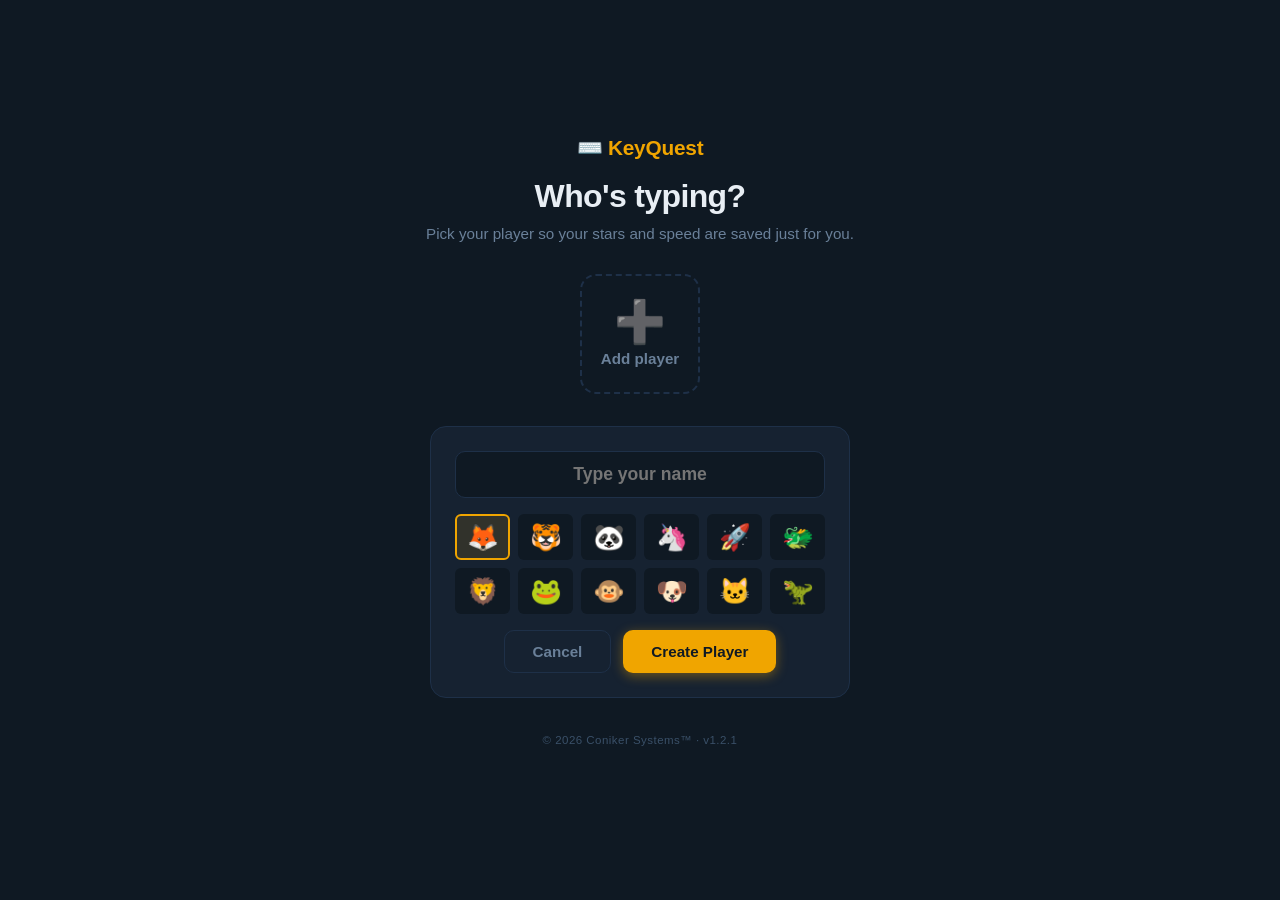
<file: index.html>
<!DOCTYPE html>
<html lang="en">
<head>
  <meta charset="UTF-8">
  <meta name="viewport" content="width=device-width, initial-scale=1.0, viewport-fit=cover">
  <meta name="apple-mobile-web-app-capable" content="yes">
  <meta name="apple-mobile-web-app-status-bar-style" content="black-translucent">
  <meta name="apple-mobile-web-app-title" content="KeyQuest">
  <meta name="theme-color" content="#0F1923">

  <!-- PWA Manifest -->
  <link rel="manifest" href="manifest.json">

  <!-- App Icons for iOS home screen -->
  <link rel="apple-touch-icon" href="icons/icon-192.svg">

  <!-- App Stylesheet — ?v= cache-busts on each release (keep in sync with APP_VERSION) -->
  <link rel="stylesheet" href="css/app.css?v=1.2.1">

  <title>KeyQuest — Learn to Type</title>
</head>
<body>

  <!-- ==============================================================
       VIEW 0: PROFILE PICKER — "Who's typing?"
       Local, offline player profiles so son & wife track separately.
       ============================================================== -->
  <div id="view-profiles" class="view hidden">
    <div class="profiles-container">
      <div class="profiles-logo" aria-hidden="true">⌨️ KeyQuest</div>
      <h1 class="profiles-title">Who's typing?</h1>
      <p class="profiles-sub">Pick your player so your stars and speed are saved just for you.</p>

      <!-- Profile cards (+ add) rendered by JS -->
      <div id="profiles-grid" class="profiles-grid"></div>

      <!-- Create-new-player form (shown when adding / on first run) -->
      <div id="profile-create" class="profile-create hidden">
        <input id="profile-name-input" class="profile-name-input"
               placeholder="Type your name" maxlength="12" autocomplete="off"
               autocapitalize="words" spellcheck="false">
        <div class="emoji-picker" id="emoji-picker" aria-label="Pick an avatar"></div>
        <div class="profile-create-actions">
          <button id="btn-create-cancel" class="btn btn-ghost">Cancel</button>
          <button id="btn-create-save" class="btn btn-primary">Create Player</button>
        </div>
      </div>

      <div class="app-credit">© Coniker Systems™</div>
    </div>
  </div><!-- /#view-profiles -->


  <!-- ==============================================================
       VIEW 1: HOME / DASHBOARD
       ============================================================== -->
  <div id="view-home" class="view">

    <!-- Header -->
    <header class="home-header">
      <div class="home-logo" aria-hidden="true">⌨️</div>
      <div>
        <div class="home-title">KeyQuest</div>
        <div class="home-tagline">Learn to type — one lesson at a time</div>
      </div>
      <div class="home-header-actions">
        <button id="btn-about" class="share-btn" aria-label="About this app">ℹ️ About</button>
        <button id="btn-feedback" class="share-btn" aria-label="Send feedback">💬 Feedback</button>
        <button id="btn-share" class="share-btn" aria-label="Share app link">🔗 Share app</button>
        <button id="btn-update" class="share-btn" aria-label="Update to the latest version">🔄 Update</button>
        <button id="btn-switch-player" class="profile-chip" aria-label="Switch player">
          <span id="profile-chip-emoji" class="profile-chip-emoji">🙂</span>
          <span id="profile-chip-name" class="profile-chip-name">Player</span>
          <span class="profile-chip-swap" aria-hidden="true">⇄</span>
        </button>
      </div>
    </header>

    <!-- Levels + Lesson Cards — rendered by JS -->
    <div id="levels-container" role="main" aria-label="Lessons"></div>

    <!-- Bottom Stats Bar -->
    <footer class="stats-bar" role="contentinfo">
      <div class="stat-item">
        <span class="stat-value" id="stat-completed">0</span>
        <span class="stat-label">lessons completed</span>
      </div>
      <div class="stat-item">
        <span class="stat-value" id="stat-wpm">0</span>
        <span class="stat-label">best WPM</span>
      </div>
      <div class="stat-item">
        <span class="stat-value" id="stat-accuracy">—</span>
        <span class="stat-label">avg accuracy</span>
      </div>
    </footer>

    <!-- Credit -->
    <div class="app-credit">© Coniker Systems™</div>

  </div><!-- /#view-home -->


  <!-- ==============================================================
       VIEW 2: LESSON INTRO SCREEN
       Shows before the typing screen — mimics typing.com's lesson start card
       ============================================================== -->
  <div id="view-intro" class="view hidden">
    <div class="intro-container">

      <!-- Header row: back button + level badge -->
      <div class="intro-header">
        <button id="btn-intro-back" class="btn-back" aria-label="Back to home">← Back</button>
        <div class="intro-level-badge" id="intro-level-badge">Level 1</div>
      </div>

      <!-- Lesson title & subtitle/tip -->
      <h1 class="intro-title" id="intro-title">F and J — Home Position</h1>
      <p class="intro-subtitle" id="intro-subtitle">Place your fingers on the home row. Feel the bumps on F and J.</p>

      <!-- Keys being introduced -->
      <div class="intro-keys-section">
        <div class="intro-keys-label" id="intro-keys-label">Keys in this lesson</div>
        <div class="intro-keys-display" id="intro-keys-display">
          <!-- Populated by JS: big colored key tiles -->
        </div>
      </div>

      <!-- Tip box -->
      <div class="intro-tip" id="intro-tip">
        <!-- Populated by JS -->
      </div>

      <!-- Start button -->
      <button class="btn btn-primary btn-start-lesson" id="btn-start-lesson">Start Lesson →</button>

    </div>
  </div><!-- /#view-intro -->


  <!-- ==============================================================
       VIEW 2b: EXAM INTRO — pick a test mode
       ============================================================== -->
  <div id="view-exam-intro" class="view hidden">
    <div class="intro-container">
      <div class="intro-header">
        <button id="btn-exam-back" class="btn-back" aria-label="Back to home">← Back</button>
        <div class="intro-level-badge" id="exam-intro-sub">Test</div>
      </div>

      <h1 class="intro-title" id="exam-intro-title">Level Test</h1>
      <p class="intro-subtitle" id="exam-intro-desc"></p>

      <div class="exam-note">
        🔒 This is a <strong>test</strong> — the keyboard won't show you the next key or
        finger. Type carefully and try not to look at your hands!
      </div>

      <div class="exam-modes">
        <button class="exam-mode-btn" id="btn-exam-accuracy">
          <span class="exam-mode-icon">🎯</span>
          <span class="exam-mode-title">Accuracy Test</span>
          <span class="exam-mode-req" id="exam-req-accuracy"></span>
        </button>
        <button class="exam-mode-btn" id="btn-exam-speed">
          <span class="exam-mode-icon">⚡</span>
          <span class="exam-mode-title">Speed + Accuracy</span>
          <span class="exam-mode-req" id="exam-req-speed"></span>
        </button>
      </div>
    </div>
  </div><!-- /#view-exam-intro -->


  <!-- ==============================================================
       VIEW 3: LESSON / TYPING SCREEN
       ============================================================== -->
  <div id="view-lesson" class="view hidden">

    <!-- Level accent bar at top -->
    <div class="lesson-level-bar" id="lesson-level-bar"></div>

    <!-- Top Bar: back button, lesson name, live stats -->
    <div class="lesson-topbar">
      <button id="btn-back-home" class="btn-back" aria-label="Back to home">← Home</button>

      <div class="lesson-name-bar">
        <div id="lesson-title">Lesson</div>
        <div id="lesson-exercise-counter">Exercise 1 of 4</div>
      </div>

      <div class="live-stats">
        <div class="live-stat">
          <span class="live-stat-value" id="stat-wpm-live">0</span>
          <span class="live-stat-label">WPM</span>
        </div>
        <div class="live-stat">
          <span class="live-stat-value" id="stat-accuracy-live">100%</span>
          <span class="live-stat-label">Accuracy</span>
        </div>
      </div>
    </div>

    <!-- Progress Bar -->
    <div class="progress-bar-wrap" role="progressbar" aria-label="Lesson progress">
      <div id="progress-fill"></div>
      <span id="progress-label" aria-live="polite">0 / 0</span>
    </div>

    <!-- Main Typing Area -->
    <div class="typing-area" aria-label="Typing exercise">
      <div id="typing-text" aria-live="off"></div>
    </div>

    <!-- Live finger coaching — "Use your left index finger" -->
    <div id="finger-hint" class="finger-hint" aria-live="polite"></div>

    <!-- Visual Keyboard — rendered by keyboard.js -->
    <div id="keyboard-container" role="img" aria-label="Visual keyboard"></div>

    <!-- Finger color legend — rendered by keyboard.js -->
    <div id="finger-legend" class="finger-legend" aria-label="Finger guide"></div>

  </div><!-- /#view-lesson -->


  <!-- ==============================================================
       VIEW 4: RESULTS SCREEN
       ============================================================== -->
  <div id="view-results" class="view hidden">

    <!-- Header -->
    <div class="results-header">
      <div class="results-title" id="results-title">Lesson Complete!</div>
      <div class="results-lesson-name" id="results-lesson-name"></div>
    </div>

    <!-- Exam pass/fail banner (exams only) -->
    <div id="results-exam-banner" class="results-exam-banner hidden"></div>

    <!-- Final-exam certificate (final exam pass only) -->
    <div id="results-certificate" class="results-certificate hidden"></div>

    <!-- Animated Star Rating (lessons only) -->
    <div class="results-stars" id="results-stars" aria-label="Star rating" role="img">
      <span class="result-star" aria-label="Star 1">★</span>
      <span class="result-star" aria-label="Star 2">★</span>
      <span class="result-star" aria-label="Star 3">★</span>
    </div>

    <!-- Stats -->
    <div class="results-stats">
      <div class="result-stat">
        <div class="result-stat-value" id="results-wpm">0</div>
        <div class="result-stat-label">WPM</div>
      </div>
      <div class="result-stat">
        <div class="result-stat-value" id="results-accuracy">0%</div>
        <div class="result-stat-label">Accuracy</div>
      </div>
      <div class="result-stat">
        <div class="result-stat-value" id="results-time">0s</div>
        <div class="result-stat-label">Time</div>
      </div>
    </div>

    <!-- Encouragement Message -->
    <p id="results-message"></p>

    <!-- Action Buttons -->
    <div class="results-buttons">
      <button id="btn-try-again" class="btn btn-secondary">Try Again</button>
      <button id="btn-next-lesson" class="btn btn-primary hidden">Next Lesson →</button>
      <button id="btn-results-home" class="btn btn-ghost">Home</button>
    </div>

  </div><!-- /#view-results -->


  <!-- ==============================================================
       ABOUT OVERLAY — what KeyQuest is, in simple terms
       ============================================================== -->
  <div id="about-overlay" class="about-overlay hidden">
    <div class="about-card">
      <div class="about-head">
        <div class="about-logo" aria-hidden="true">⌨️</div>
        <div>
          <div class="about-title">KeyQuest</div>
          <div class="about-subtitle">Learn to type the right way</div>
        </div>
        <button id="btn-about-close" class="about-x" aria-label="Close">×</button>
      </div>

      <p class="about-lead">
        KeyQuest is a fun, step-by-step way to learn <strong>touch typing</strong> —
        typing without looking down at your hands.
      </p>

      <ul class="about-list">
        <li><span class="ab-ico">🎯</span><span class="ab-txt">Start on the <strong>home row</strong>, then add new keys, real words, sentences, numbers, and capital letters — like a real typing course.</span></li>
        <li><span class="ab-ico">⌨️</span><span class="ab-txt">The on-screen keyboard <strong>lights up the next key</strong> and tells you <strong>which finger</strong> to use, so you learn the correct habits.</span></li>
        <li><span class="ab-ico">⭐</span><span class="ab-txt">Earn up to <strong>3 stars</strong> per lesson, beat your best <strong>speed (WPM)</strong>, and watch your <strong>accuracy</strong> climb.</span></li>
        <li><span class="ab-ico">👨‍👩‍👧</span><span class="ab-txt">Each player has their <strong>own progress</strong>, so the whole family can practice.</span></li>
        <li><span class="ab-ico">📶</span><span class="ab-txt">Once added to your Home Screen, it <strong>works offline</strong> — no internet needed.</span></li>
      </ul>

      <p class="about-tip">
        💡 Tip: rest your pointer fingers on <strong>F</strong> and <strong>J</strong> (feel the little bumps) and keep your eyes on the screen, not your hands.
      </p>

      <button id="btn-about-ok" class="btn btn-primary">Got it — let's type!</button>
      <div class="about-credit">© Coniker Systems™</div>
    </div>
  </div>

  <!-- ==============================================================
       SCRIPTS — loaded in order (no modules, plain ES5/ES6)
       lessons.js must come before keyboard.js and app.js
       Share + Feedback are handled by the reusable js/feedback.js widget,
       triggered from the header buttons (noFab — no floating button).
       ============================================================== -->
  <script src="js/version.js?v=1.2.1"></script>
  <script src="js/lessons.js?v=1.2.1"></script>
  <script src="js/keyboard.js?v=1.2.1"></script>
  <script src="js/app.js?v=1.2.1"></script>
  <script>
    window.APP_INFO = { name: "KeyQuest", url: "https://conikersystems.github.io/typing/", email: "info@conikersystems.com", noFab: true, version: "1.2.1" };
  </script>
  <script src="js/feedback.js?v=1.2.1"></script>

</body>
</html>
</file>
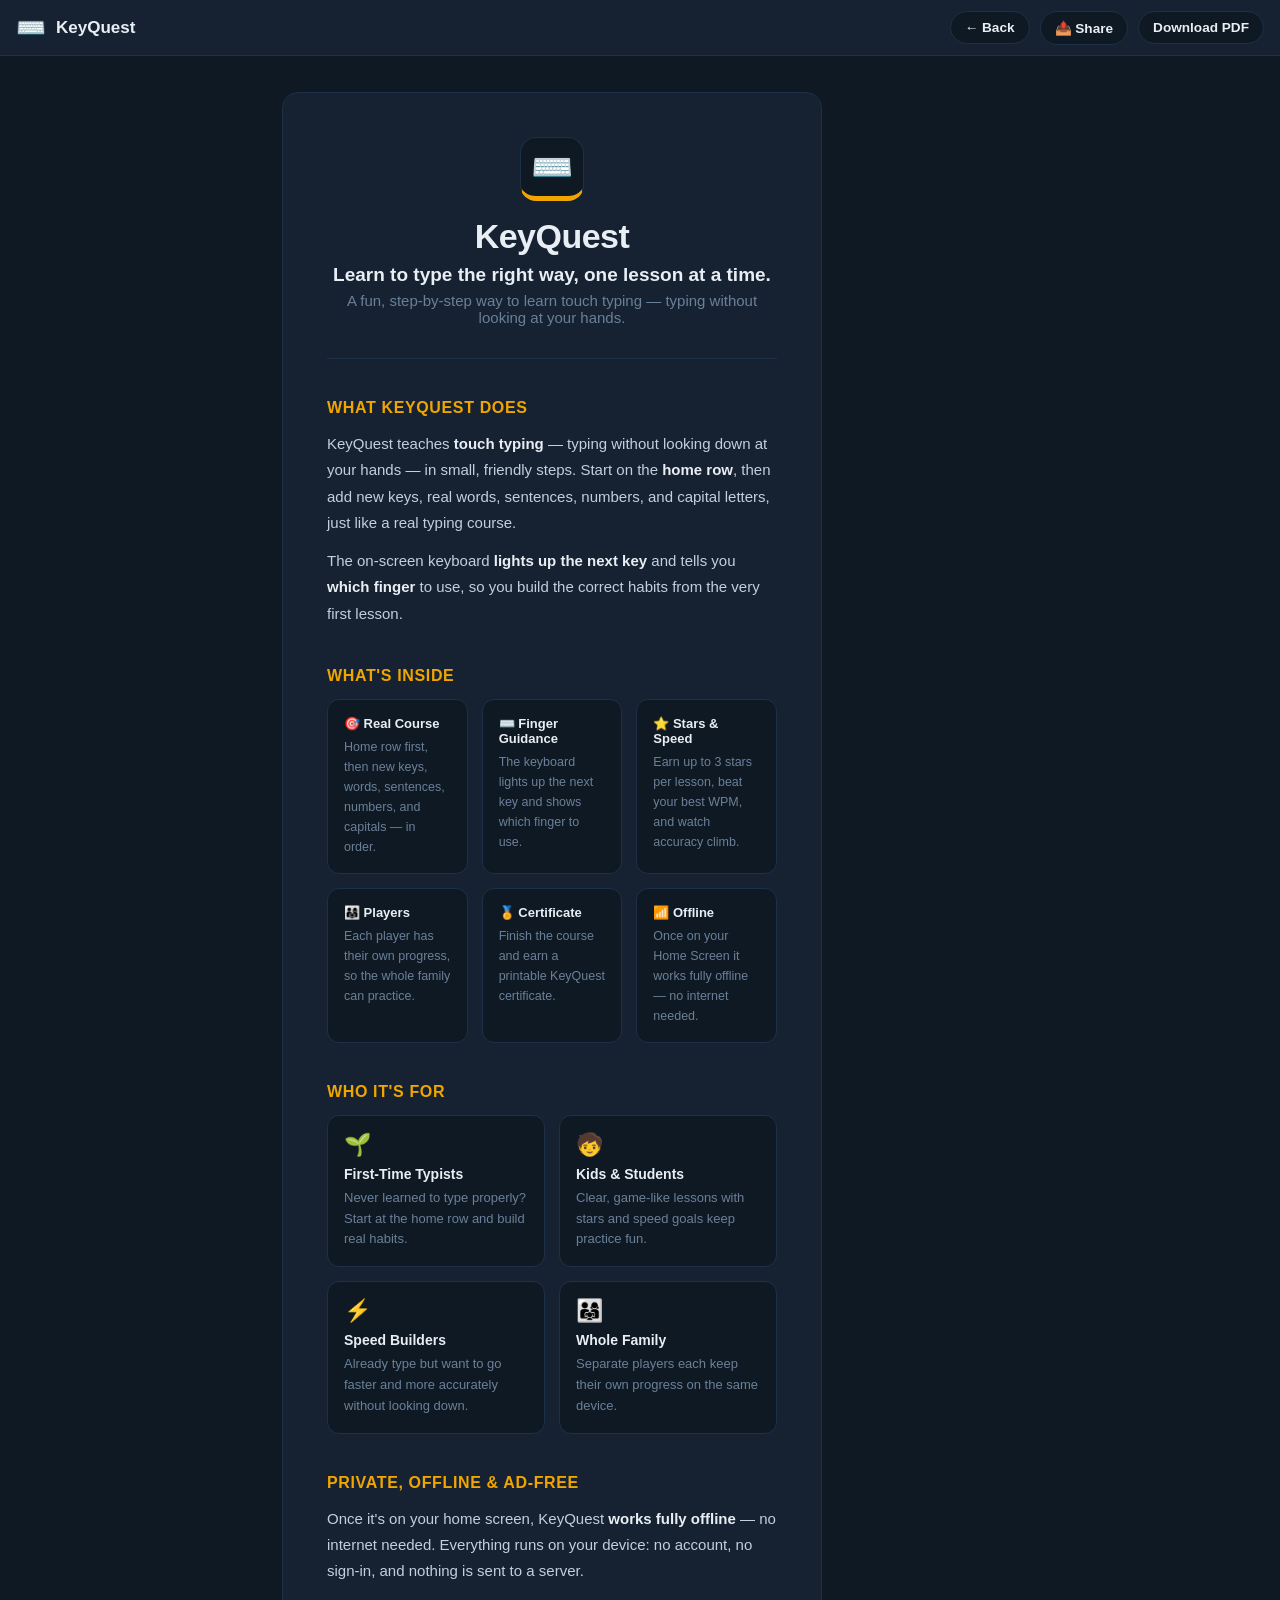
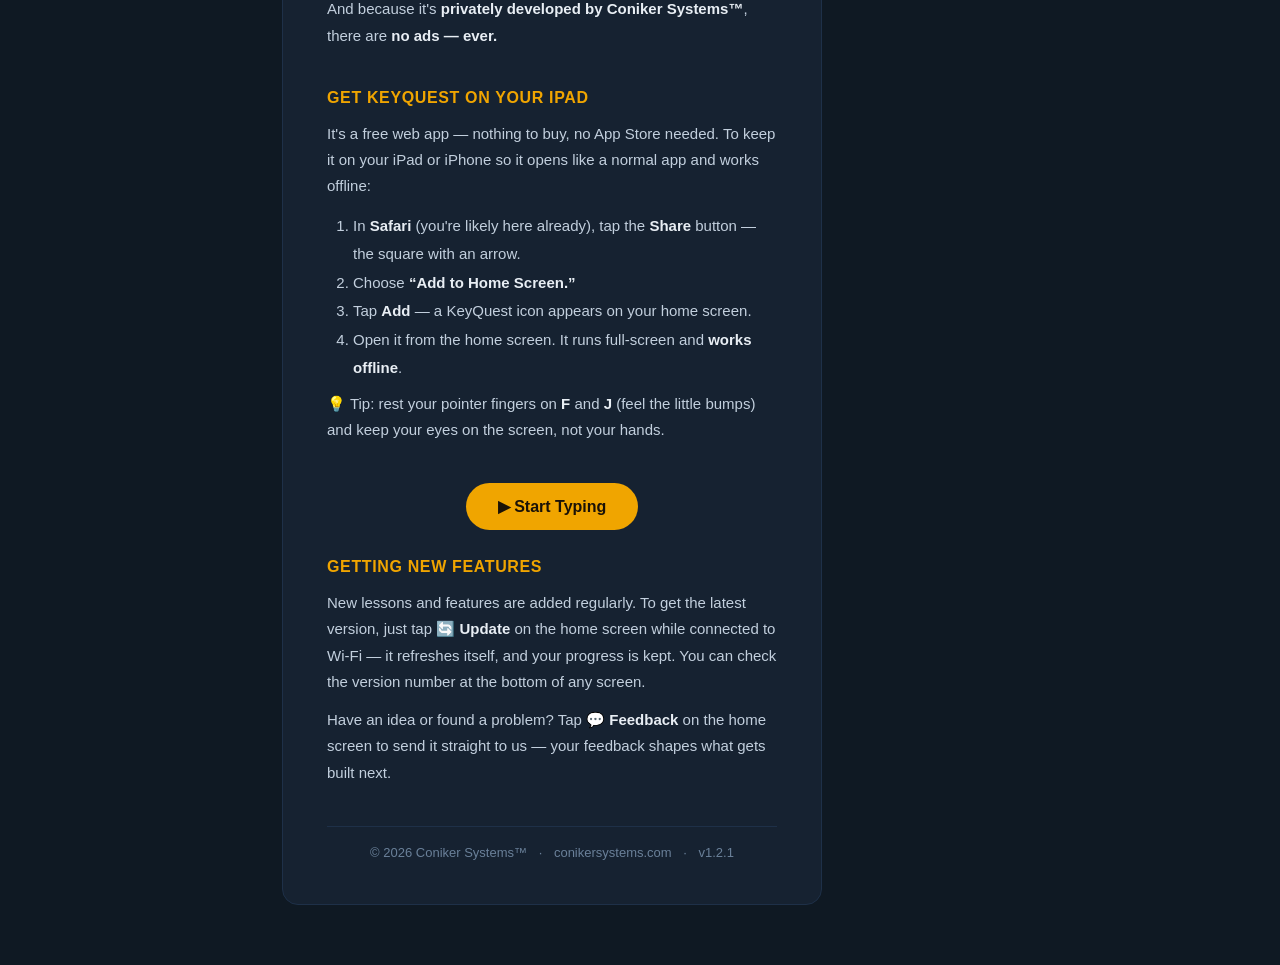
<file: about.html>
<!DOCTYPE html>
<html lang="en" class="about-doc">
<head>
  <meta charset="UTF-8" />
  <meta name="viewport" content="width=device-width, initial-scale=1.0, viewport-fit=cover" />
  <meta name="apple-mobile-web-app-capable" content="yes" />
  <meta name="apple-mobile-web-app-status-bar-style" content="black-translucent" />
  <meta name="apple-mobile-web-app-title" content="KeyQuest" />
  <meta name="theme-color" content="#0F1923" />
  <title>About · KeyQuest</title>
  <link rel="manifest" href="manifest.json" />
  <link rel="apple-touch-icon" href="icons/icon-192.svg" />
  <link rel="stylesheet" href="css/app.css?v=1.2.1" />
  <script src="js/version.js?v=1.2.1"></script>
</head>
<body class="about-page">
  <header class="about-bar">
    <div class="logo-wrap">
      <span class="logo-emoji" aria-hidden="true">⌨️</span>
      <strong>KeyQuest</strong>
    </div>
    <div class="nav">
      <a class="chip" href="index.html">← Back</a>
      <button class="chip" id="share-btn">📤 Share</button>
      <button class="chip" id="pdf-btn">Download PDF</button>
    </div>
  </header>

  <main class="about-main">
    <div class="about-card">

      <div class="about-hero">
        <div class="about-logo" aria-hidden="true">⌨️</div>
        <h1>KeyQuest</h1>
        <p class="about-tagline">Learn to type the right way, one lesson at a time.</p>
        <p class="about-sub">A fun, step-by-step way to learn touch typing — typing without looking at your hands.</p>
      </div>

      <section class="about-section">
        <h2>What KeyQuest Does</h2>
        <p>KeyQuest teaches <b>touch typing</b> — typing without looking down at your hands — in small,
           friendly steps. Start on the <b>home row</b>, then add new keys, real words, sentences, numbers,
           and capital letters, just like a real typing course.</p>
        <p>The on-screen keyboard <b>lights up the next key</b> and tells you <b>which finger</b> to use, so
           you build the correct habits from the very first lesson.</p>
      </section>

      <section class="about-section">
        <h2>What's Inside</h2>
        <div class="why-grid">
          <div class="why-item">
            <div class="why-title">🎯 Real Course</div>
            <div class="why-desc">Home row first, then new keys, words, sentences, numbers, and capitals — in order.</div>
          </div>
          <div class="why-item">
            <div class="why-title">⌨️ Finger Guidance</div>
            <div class="why-desc">The keyboard lights up the next key and shows which finger to use.</div>
          </div>
          <div class="why-item">
            <div class="why-title">⭐ Stars &amp; Speed</div>
            <div class="why-desc">Earn up to 3 stars per lesson, beat your best WPM, and watch accuracy climb.</div>
          </div>
          <div class="why-item">
            <div class="why-title">👨‍👩‍👧 Players</div>
            <div class="why-desc">Each player has their own progress, so the whole family can practice.</div>
          </div>
          <div class="why-item">
            <div class="why-title">🏅 Certificate</div>
            <div class="why-desc">Finish the course and earn a printable KeyQuest certificate.</div>
          </div>
          <div class="why-item">
            <div class="why-title">📶 Offline</div>
            <div class="why-desc">Once on your Home Screen it works fully offline — no internet needed.</div>
          </div>
        </div>
      </section>

      <section class="about-section">
        <h2>Who It's For</h2>
        <div class="audience-grid">
          <div class="audience-item">
            <div class="audience-icon">🌱</div>
            <div class="audience-label">First-Time Typists</div>
            <div class="audience-desc">Never learned to type properly? Start at the home row and build real habits.</div>
          </div>
          <div class="audience-item">
            <div class="audience-icon">🧒</div>
            <div class="audience-label">Kids &amp; Students</div>
            <div class="audience-desc">Clear, game-like lessons with stars and speed goals keep practice fun.</div>
          </div>
          <div class="audience-item">
            <div class="audience-icon">⚡</div>
            <div class="audience-label">Speed Builders</div>
            <div class="audience-desc">Already type but want to go faster and more accurately without looking down.</div>
          </div>
          <div class="audience-item">
            <div class="audience-icon">👨‍👩‍👧</div>
            <div class="audience-label">Whole Family</div>
            <div class="audience-desc">Separate players each keep their own progress on the same device.</div>
          </div>
        </div>
      </section>

      <section class="about-section">
        <h2>Private, Offline &amp; Ad-Free</h2>
        <p>Once it's on your home screen, KeyQuest <b>works fully offline</b> — no internet needed.
           Everything runs on your device: no account, no sign-in, and nothing is sent to a server.</p>
        <p>And because it's <b>privately developed by Coniker Systems™</b>, there are <b>no ads — ever.</b></p>
      </section>

      <section class="about-section" id="get-it">
        <h2>Get KeyQuest on Your iPad</h2>
        <p>It's a free web app — nothing to buy, no App Store needed. To keep it on your iPad or iPhone so it
           opens like a normal app and works offline:</p>
        <ol class="get-steps">
          <li>In <b>Safari</b> (you're likely here already), tap the <b>Share</b> button — the square with an arrow.</li>
          <li>Choose <b>“Add to Home Screen.”</b></li>
          <li>Tap <b>Add</b> — a KeyQuest icon appears on your home screen.</li>
          <li>Open it from the home screen. It runs full-screen and <b>works offline</b>.</li>
        </ol>
        <p class="get-tip">💡 Tip: rest your pointer fingers on <b>F</b> and <b>J</b> (feel the little bumps)
           and keep your eyes on the screen, not your hands.</p>
        <div class="about-cta">
          <a class="process-btn" href="index.html">▶ Start Typing</a>
        </div>

        <h2 style="margin-top:28px">Getting New Features</h2>
        <p>New lessons and features are added regularly. To get the latest version, just tap <b>🔄 Update</b>
           on the home screen while connected to Wi-Fi — it refreshes itself, and your progress is kept.
           You can check the version number at the bottom of any screen.</p>
        <p>Have an idea or found a problem? Tap <b>💬 Feedback</b> on the home screen to send it straight to
           us — your feedback shapes what gets built next.</p>
      </section>

      <div class="about-brand">
        <div class="brand-divider"></div>
        <div class="brand-line">
          © <span id="cr-years">2026</span> <a href="https://conikersystems.com" target="_blank" rel="noopener" class="brand-link">Coniker Systems™</a>
          <span class="brand-sep">·</span>
          <a href="https://conikersystems.com" target="_blank" rel="noopener" class="brand-link">conikersystems.com</a>
          <span class="brand-sep">·</span>
          v<span id="app-ver"></span>
        </div>
      </div>

    </div>
  </main>

  <script>
    document.getElementById("app-ver").textContent = window.APP_VERSION || "1.0";
    document.getElementById("cr-years").textContent = new Date().getFullYear();

    var ABOUT_URL = location.origin + location.pathname;
    var DIR = location.pathname.substring(0, location.pathname.lastIndexOf("/") + 1);
    var PDF_URL = location.origin + DIR + "keyquest-about.pdf";
    var SHARE_TEXT = "KeyQuest — a fun, ad-free way to learn touch typing on your iPad, free. "
      + "Here's all about it and how to get it:\n" + ABOUT_URL;

    document.getElementById("share-btn").onclick = async function () {
      if (navigator.share) {
        try { await navigator.share({ title: "About KeyQuest", text: SHARE_TEXT, url: ABOUT_URL }); return; } catch (e) { return; }
      }
      // No native share sheet (e.g. desktop): copy the link to paste anywhere.
      try { await navigator.clipboard.writeText(SHARE_TEXT); alert("Link copied — paste it into a text or email."); }
      catch (e) { window.prompt("Copy this link:", ABOUT_URL); }
    };

    // Download PDF — save the file to the device (sharing is handled by the
    // Share button). Fetch the file and trigger a download via a blob URL, which
    // saves to Files/Downloads without navigating the window.
    document.getElementById("pdf-btn").onclick = async function () {
      const btn = this;
      btn.textContent = "Preparing…";
      try {
        const res = await fetch("keyquest-about.pdf", { cache: "reload" });
        const blob = await res.blob();
        const url = URL.createObjectURL(blob);
        const a = document.createElement("a");
        a.href = url;
        a.download = "KeyQuest.pdf";
        document.body.appendChild(a);
        a.click();
        a.remove();
        setTimeout(() => URL.revokeObjectURL(url), 5000);
      } catch (e) {
        alert("Couldn't prepare the PDF — check your connection and try again.");
      }
      btn.textContent = "Download PDF";
    };
  </script>
</body>
</html>
</file>
<file: css/app.css>
/* ================================================================
   KeyQuest — App Stylesheet
   Dark navy theme, iPad landscape optimized
   ================================================================ */

/* ----------------------------------------------------------------
   CSS Custom Properties (Design Tokens)
   ---------------------------------------------------------------- */
:root {
  --bg:          #0F1923;
  --panel:       #162231;
  --border:      #1E3048;
  --gold:        #F0A500;
  --gold-dim:    #A07000;
  --green:       #00C896;
  --red:         #E74C3C;
  --blue:        #4A9EFF;
  --pink:        #EC407A;
  --teal:        #00C896;
  --text:        #E8EEF4;
  --text-muted:  #6A8099;
  --text-dim:    #3A5068;

  --radius:      10px;
  --radius-sm:   6px;
  --radius-lg:   16px;

  /* Finger colors */
  --finger-l-pinky:  #9B59B6;
  --finger-l-ring:   #3498DB;
  --finger-l-mid:    #1ABC9C;
  --finger-l-idx:    #2ECC71;
  --finger-r-idx:    #F1C40F;
  --finger-r-mid:    #E67E22;
  --finger-r-ring:   #E74C3C;
  --finger-r-pinky:  #EC407A;
  --finger-space:    #8899AA;
  --finger-support:  #2A3D52;

  --font-ui:   -apple-system, BlinkMacSystemFont, 'Segoe UI', Helvetica, Arial, sans-serif;
  --font-mono: ui-monospace, 'SF Mono', 'Cascadia Mono', 'Consolas', 'Courier New', monospace;
}

/* ----------------------------------------------------------------
   Reset & Base
   ---------------------------------------------------------------- */
*, *::before, *::after {
  box-sizing: border-box;
  margin: 0;
  padding: 0;
}

html, body {
  width: 100%;
  height: 100%;
  overflow: hidden;
  background: var(--bg);
  color: var(--text);
  font-family: var(--font-ui);
  font-size: 16px;
  -webkit-text-size-adjust: 100%;
  /* Prevent iOS tap highlight */
  -webkit-tap-highlight-color: transparent;
  /* Prevent text selection during typing */
  user-select: none;
  -webkit-user-select: none;
}

/* Utility */
.hidden { display: none !important; }

/* ================================================================
   VIEW WRAPPER — fills full screen, each view is full-size
   ================================================================ */
.view {
  position: absolute;
  inset: 0;
  display: flex;
  flex-direction: column;
  overflow: hidden;
}

/* ================================================================
   HOME SCREEN
   ================================================================ */
#view-home {
  overflow-y: auto;
  -webkit-overflow-scrolling: touch;
}

/* ---- App Header ---- */
.home-header {
  display: flex;
  align-items: center;
  gap: 14px;
  padding: 18px 28px 14px;
  background: var(--panel);
  border-bottom: 2px solid var(--border);
  flex-shrink: 0;
}

.home-logo {
  font-size: 2rem;
  line-height: 1;
}

.home-title {
  font-size: 1.8rem;
  font-weight: 800;
  letter-spacing: -0.02em;
  color: var(--gold);
}

.home-tagline {
  font-size: 0.85rem;
  color: var(--text-muted);
  margin-top: 2px;
}

/* ---- Levels Container ---- */
#levels-container {
  flex: 1;
  padding: 20px 24px;
  overflow-y: auto;
}

.level-section {
  margin-bottom: 28px;
}

.level-header {
  display: flex;
  align-items: baseline;
  gap: 10px;
  margin-bottom: 12px;
  padding-bottom: 8px;
  border-bottom: 1px solid var(--border);
}

.level-title {
  font-size: 1.1rem;
  font-weight: 700;
  color: var(--gold);
  text-transform: uppercase;
  letter-spacing: 0.06em;
}

.level-subtitle {
  font-size: 0.8rem;
  color: var(--text-muted);
}

/* ---- Lesson Cards Grid ---- */
.lessons-grid {
  display: grid;
  /* Bigger, more legible cards that wrap responsively (iPad portrait/landscape) */
  grid-template-columns: repeat(auto-fill, minmax(168px, 1fr));
  gap: 12px;
}

.lesson-card {
  background: var(--panel);
  border: 2px solid var(--border);
  border-radius: var(--radius);
  padding: 14px 12px;
  text-align: center;
  position: relative;
  transition: transform 0.15s ease, border-color 0.15s ease, box-shadow 0.15s ease;
  min-height: 108px;
  display: flex;
  flex-direction: column;
  align-items: center;
  justify-content: center;
  gap: 6px;
}

.lesson-card.unlocked {
  cursor: pointer;
}

.lesson-card.unlocked:hover,
.lesson-card.unlocked:active {
  border-color: var(--gold);
  transform: translateY(-3px);
  box-shadow: 0 6px 20px rgba(240, 165, 0, 0.3);
}

.lesson-card.locked {
  opacity: 0.55;
  cursor: pointer;            /* tap a locked lesson to unlock it */
}
.lesson-card.locked:active {
  opacity: 0.78;
}
.card-unlock-hint {
  font-size: 0.7rem;
  font-weight: 700;
  color: var(--gold);
  margin-top: 6px;
  letter-spacing: 0.03em;
}

.lesson-card.completed {
  border-color: rgba(0, 200, 150, 0.45);
}

/* "Start here" — the next lesson to do, clearly highlighted */
.lesson-card.next-up {
  border-color: var(--gold);
  background: linear-gradient(180deg, rgba(240,165,0,0.12), var(--panel));
  box-shadow: 0 0 0 1px var(--gold), 0 6px 22px rgba(240, 165, 0, 0.28);
  animation: nextPulse 2s ease-in-out infinite;
}

@keyframes nextPulse {
  0%, 100% { box-shadow: 0 0 0 1px var(--gold), 0 6px 22px rgba(240, 165, 0, 0.22); }
  50%      { box-shadow: 0 0 0 2px var(--gold), 0 8px 28px rgba(240, 165, 0, 0.45); }
}

.card-badge {
  position: absolute;
  top: -10px;
  left: 50%;
  transform: translateX(-50%);
  background: var(--gold);
  color: #0F1923;
  font-size: 0.62rem;
  font-weight: 800;
  letter-spacing: 0.04em;
  text-transform: uppercase;
  padding: 3px 10px;
  border-radius: 20px;
  white-space: nowrap;
  box-shadow: 0 2px 8px rgba(240, 165, 0, 0.5);
}

.card-number {
  font-size: 1.4rem;
  font-weight: 800;
  color: var(--text);
  line-height: 1;
}

.card-title {
  font-size: 0.82rem;
  font-weight: 600;
  color: var(--text);
  line-height: 1.3;
  max-width: 100%;
  overflow: hidden;
  display: -webkit-box;
  -webkit-line-clamp: 2;
  -webkit-box-orient: vertical;
}

.card-stars {
  display: flex;
  align-items: center;
  gap: 2px;
  flex-wrap: wrap;
  justify-content: center;
  margin-top: 2px;
}

.card-star {
  font-size: 1rem;
  line-height: 1;
}

.card-star.filled {
  color: var(--gold);
  text-shadow: 0 0 6px rgba(240, 165, 0, 0.6);
}

.card-star.empty {
  color: var(--text-dim);
}

.card-wpm {
  font-size: 0.68rem;
  color: var(--green);
  font-weight: 700;
  margin-left: 5px;
}

.card-lock {
  position: absolute;
  top: 8px;
  right: 8px;
  font-size: 1.05rem;
  opacity: 0.6;
}

/* ---- Stats Bar ---- */
.stats-bar {
  display: flex;
  align-items: center;
  justify-content: center;
  gap: 32px;
  padding: 12px 28px;
  background: var(--panel);
  border-top: 1px solid var(--border);
  flex-shrink: 0;
}

.stat-item {
  display: flex;
  align-items: baseline;
  gap: 6px;
}

.stat-value {
  font-size: 1.1rem;
  font-weight: 700;
  color: var(--gold);
}

.stat-label {
  font-size: 0.8rem;
  color: var(--text-muted);
}

/* ================================================================
   PROFILE PICKER — "Who's typing?"
   ================================================================ */
#view-profiles {
  overflow-y: auto;
  -webkit-overflow-scrolling: touch;
  background: var(--bg);
}

.profiles-container {
  max-width: 760px;
  margin: 0 auto;
  padding: 40px 28px 48px;
  display: flex;
  flex-direction: column;
  align-items: center;
  text-align: center;
  min-height: 100%;
  justify-content: center;
}

.profiles-logo {
  font-size: 1.3rem;
  font-weight: 800;
  color: var(--gold);
  letter-spacing: -0.01em;
  margin-bottom: 18px;
}

.profiles-title {
  font-size: 2rem;
  font-weight: 800;
  color: var(--text);
  letter-spacing: -0.02em;
}

.profiles-sub {
  font-size: 0.95rem;
  color: var(--text-muted);
  margin-top: 8px;
  max-width: 440px;
  line-height: 1.5;
}

.profiles-grid {
  display: flex;
  flex-wrap: wrap;
  gap: 16px;
  justify-content: center;
  margin-top: 28px;
}

.profile-card {
  --accent: var(--gold);
  position: relative;
  width: 120px;
  min-height: 120px;
  background: var(--panel);
  border: 2px solid var(--border);
  border-radius: var(--radius-lg);
  display: flex;
  flex-direction: column;
  align-items: center;
  justify-content: center;
  gap: 8px;
  cursor: pointer;
  transition: transform 0.15s ease, border-color 0.15s ease, box-shadow 0.15s ease;
}

.profile-card:hover {
  transform: translateY(-3px);
  border-color: var(--accent);
  box-shadow: 0 6px 20px rgba(0, 0, 0, 0.35);
}

.profile-emoji {
  font-size: 2.6rem;
  line-height: 1;
}

.profile-name {
  font-size: 0.95rem;
  font-weight: 700;
  color: var(--text);
  max-width: 104px;
  overflow: hidden;
  text-overflow: ellipsis;
  white-space: nowrap;
}

.profile-card.profile-add {
  border-style: dashed;
  background: transparent;
}

.profile-card.profile-add .profile-emoji { color: var(--text-muted); }
.profile-card.profile-add .profile-name { color: var(--text-muted); }

.profile-del {
  position: absolute;
  top: 4px;
  right: 4px;
  width: 24px;
  height: 24px;
  border: none;
  border-radius: 50%;
  background: rgba(231, 76, 60, 0.18);
  color: var(--red);
  font-size: 0.7rem;
  line-height: 1;
  cursor: pointer;
  opacity: 0;
  transition: opacity 0.15s ease;
}

.profile-card:hover .profile-del { opacity: 1; }

/* ---- Create-profile form ---- */
.profile-create {
  margin-top: 32px;
  width: 100%;
  max-width: 420px;
  display: flex;
  flex-direction: column;
  gap: 16px;
  background: var(--panel);
  border: 1.5px solid var(--border);
  border-radius: var(--radius-lg);
  padding: 24px;
}

.profile-name-input {
  font-family: var(--font-ui);
  font-size: 1.1rem;
  font-weight: 600;
  text-align: center;
  padding: 12px 16px;
  border-radius: var(--radius);
  border: 1.5px solid var(--border);
  background: var(--bg);
  color: var(--text);
  outline: none;
}

.profile-name-input:focus {
  border-color: var(--gold);
}

.emoji-picker {
  display: grid;
  grid-template-columns: repeat(6, 1fr);
  gap: 8px;
}

.emoji-option {
  font-size: 1.6rem;
  padding: 6px 0;
  border-radius: var(--radius-sm);
  border: 2px solid transparent;
  background: var(--bg);
  cursor: pointer;
  transition: transform 0.1s ease, border-color 0.1s ease;
}

.emoji-option:hover { transform: scale(1.1); }
.emoji-option.selected {
  border-color: var(--gold);
  background: rgba(240, 165, 0, 0.12);
}

.profile-create-actions {
  display: flex;
  gap: 12px;
  justify-content: center;
}

/* ---- Home header actions (share + profile) ---- */
.home-header-actions {
  margin-left: auto;
  display: flex;
  align-items: center;
  gap: 12px;
  flex-shrink: 0;
  flex-wrap: wrap;
  justify-content: flex-end;
}

.share-btn {
  display: inline-flex;
  align-items: center;
  gap: 6px;
  background: var(--bg);
  border: 1.5px solid var(--border);
  border-radius: 22px;
  padding: 8px 14px;
  cursor: pointer;
  color: var(--text);
  font-family: var(--font-ui);
  font-size: 0.85rem;
  font-weight: 700;
  transition: border-color 0.15s ease, transform 0.1s ease, color 0.15s ease;
}

.share-btn:hover {
  border-color: var(--gold);
  color: var(--gold);
  transform: translateY(-1px);
}

/* ---- Profile chip in home header ---- */
.profile-chip {
  display: inline-flex;
  align-items: center;
  gap: 8px;
  background: var(--bg);
  border: 1.5px solid var(--border);
  border-radius: 22px;
  padding: 6px 12px 6px 8px;
  cursor: pointer;
  color: var(--text);
  font-family: var(--font-ui);
  transition: border-color 0.15s ease, transform 0.1s ease;
}

.profile-chip:hover { border-color: var(--gold); transform: translateY(-1px); }
.profile-chip-emoji { font-size: 1.3rem; line-height: 1; }
.profile-chip-name { font-size: 0.9rem; font-weight: 700; }
.profile-chip-swap { font-size: 0.85rem; color: var(--text-muted); }

/* ================================================================
   LESSON INTRO SCREEN
   ================================================================ */
#view-intro {
  overflow-y: auto;
  -webkit-overflow-scrolling: touch;
  background: var(--bg);
}

.intro-container {
  max-width: 680px;
  margin: 0 auto;
  padding: 32px 28px 48px;
  display: flex;
  flex-direction: column;
  gap: 24px;
  min-height: 100%;
}

/* ---- Intro Header row ---- */
.intro-header {
  display: flex;
  align-items: center;
  justify-content: space-between;
  gap: 16px;
}

.intro-level-badge {
  display: inline-flex;
  align-items: center;
  padding: 5px 14px;
  border-radius: 20px;
  font-size: 0.78rem;
  font-weight: 800;
  letter-spacing: 0.04em;
  text-transform: uppercase;
  color: #0F1923;
  background: var(--gold);
  flex-shrink: 0;
}

/* ---- Intro Title & Subtitle ---- */
.intro-title {
  font-size: 2rem;
  font-weight: 800;
  letter-spacing: -0.02em;
  color: var(--text);
  line-height: 1.15;
}

.intro-subtitle {
  font-size: 1rem;
  color: var(--text-muted);
  line-height: 1.55;
  max-width: 560px;
}

/* ---- Keys Section ---- */
.intro-keys-section {
  display: flex;
  flex-direction: column;
  gap: 12px;
}

.intro-keys-label {
  font-size: 0.72rem;
  font-weight: 700;
  color: var(--text-dim);
  text-transform: uppercase;
  letter-spacing: 0.1em;
}

.intro-keys-display {
  display: flex;
  flex-wrap: wrap;
  gap: 8px;
  align-items: flex-end;
}

/* ---- Key Tiles ---- */
.intro-key-tile {
  width: 60px;
  height: 60px;
  border-radius: 8px;
  display: flex;
  align-items: center;
  justify-content: center;
  font-size: 1.4rem;
  font-weight: 800;
  font-family: var(--font-mono);
  background: var(--border);
  color: var(--text-muted);
  border: 2px solid #2A3D52;
  box-shadow: 0 4px 0 #0A1320;
  transition: transform 0.12s ease;
}

.intro-key-tile--wide {
  width: auto;
  padding: 0 18px;
  font-size: 0.9rem;
}

/* Finger-color variants for tiles */
.intro-key-tile--l-pinky {
  background: rgba(155, 89, 182, 0.25);
  color: #C39BD3;
  border-color: rgba(155, 89, 182, 0.5);
}
.intro-key-tile--l-ring {
  background: rgba(52, 152, 219, 0.25);
  color: #85C1E9;
  border-color: rgba(52, 152, 219, 0.5);
}
.intro-key-tile--l-mid {
  background: rgba(26, 188, 156, 0.25);
  color: #76D7C4;
  border-color: rgba(26, 188, 156, 0.5);
}
.intro-key-tile--l-idx {
  background: rgba(46, 204, 113, 0.25);
  color: #82E0AA;
  border-color: rgba(46, 204, 113, 0.5);
}
.intro-key-tile--r-idx {
  background: rgba(241, 196, 15, 0.25);
  color: #F9E79F;
  border-color: rgba(241, 196, 15, 0.5);
}
.intro-key-tile--r-mid {
  background: rgba(230, 126, 34, 0.25);
  color: #FAD7A0;
  border-color: rgba(230, 126, 34, 0.5);
}
.intro-key-tile--r-ring {
  background: rgba(231, 76, 60, 0.25);
  color: #F1948A;
  border-color: rgba(231, 76, 60, 0.5);
}
.intro-key-tile--r-pinky {
  background: rgba(236, 64, 122, 0.25);
  color: #F48FB1;
  border-color: rgba(236, 64, 122, 0.5);
}
.intro-key-tile--space {
  background: rgba(136, 153, 170, 0.2);
  color: #8899AA;
  border-color: rgba(136, 153, 170, 0.35);
}

/* ---- Tip Box ---- */
.intro-tip {
  display: flex;
  align-items: flex-start;
  gap: 10px;
  background: rgba(74, 158, 255, 0.08);
  border: 1.5px solid rgba(74, 158, 255, 0.2);
  border-radius: var(--radius);
  padding: 14px 18px;
  font-size: 0.9rem;
  color: var(--text);
  line-height: 1.55;
}

.intro-tip-icon {
  flex-shrink: 0;
  font-size: 1.1rem;
  margin-top: 1px;
}

/* ---- Start Lesson Button ---- */
.btn-start-lesson {
  align-self: flex-start;
  font-size: 1.05rem;
  font-weight: 800;
  padding: 14px 36px;
  border-radius: var(--radius);
  background: var(--gold);
  color: #0F1923;
  border: none;
  cursor: pointer;
  box-shadow: 0 4px 18px rgba(240, 165, 0, 0.45);
  transition: transform 0.12s ease, box-shadow 0.12s ease;
  letter-spacing: 0.01em;
}

.btn-start-lesson:hover {
  transform: translateY(-2px);
  box-shadow: 0 6px 24px rgba(240, 165, 0, 0.6);
}

.btn-start-lesson:active {
  transform: scale(0.97);
}

/* ================================================================
   LESSON / TYPING SCREEN
   ================================================================ */
#view-lesson {
  display: flex;
  flex-direction: column;
  height: 100%;
}

/* ---- Level accent bar — thin colored stripe at top of lesson view ---- */
.lesson-level-bar {
  height: 4px;
  flex-shrink: 0;
  background: var(--gold);
  width: 100%;
}

/* ---- Top Bar ---- */
.lesson-topbar {
  display: flex;
  align-items: center;
  gap: 16px;
  padding: 10px 20px;
  background: var(--panel);
  border-bottom: 2px solid var(--border);
  flex-shrink: 0;
}

.btn-back {
  background: var(--border);
  border: none;
  color: var(--text);
  padding: 8px 14px;
  border-radius: var(--radius-sm);
  font-size: 0.9rem;
  font-family: var(--font-ui);
  cursor: pointer;
  transition: background 0.15s;
  flex-shrink: 0;
}

.btn-back:hover {
  background: #2A3D52;
}

.lesson-name-bar {
  display: flex;
  flex-direction: column;
  flex: 1;
}

#lesson-title {
  font-size: 1rem;
  font-weight: 700;
  color: var(--text);
  line-height: 1.2;
}

#lesson-exercise-counter {
  font-size: 0.72rem;
  color: var(--text-muted);
  margin-top: 1px;
}

.live-stats {
  display: flex;
  gap: 20px;
  flex-shrink: 0;
}

.live-stat {
  display: flex;
  flex-direction: column;
  align-items: center;
  min-width: 52px;
}

.live-stat-value {
  font-size: 1.3rem;
  font-weight: 800;
  color: var(--gold);
  line-height: 1;
}

.live-stat-label {
  font-size: 0.62rem;
  color: var(--text-muted);
  text-transform: uppercase;
  letter-spacing: 0.05em;
  margin-top: 1px;
}

/* ---- Progress Bar ---- */
.progress-bar-wrap {
  background: var(--border);
  height: 4px;
  flex-shrink: 0;
  position: relative;
}

#progress-fill {
  height: 100%;
  background: var(--gold);
  transition: width 0.15s ease;
}

#progress-label {
  position: absolute;
  right: 8px;
  top: 5px;
  font-size: 0.65rem;
  color: var(--text-dim);
}

/* ---- Typing Area ---- */
.typing-area {
  flex: 1;
  display: flex;
  align-items: center;
  justify-content: center;
  padding: 20px 40px;
  overflow: hidden;
  background: var(--bg);
}

#typing-text {
  font-family: var(--font-mono);
  font-size: 1.75rem;
  line-height: 2.2;
  letter-spacing: 0.04em;
  word-break: break-word;
  text-align: center;
  max-width: 860px;
  width: 100%;
}

/* Character states */
.char.done {
  color: var(--green);
}

.char.current {
  color: var(--text);
  background: rgba(240, 165, 0, 0.2);
  border-bottom: 3px solid var(--gold);
  border-radius: 3px;
  padding-bottom: 1px;
  display: inline-block;
  min-width: 0.55em;
}

.char.upcoming {
  color: var(--text-dim);
}

/* Error feedback on current char */
.char.error-flash {
  background: rgba(231, 76, 60, 0.35) !important;
  color: var(--red) !important;
  border-bottom-color: var(--red) !important;
}

/* Shake animation */
@keyframes shake {
  0%   { transform: translateX(0); }
  20%  { transform: translateX(-5px); }
  40%  { transform: translateX(5px); }
  60%  { transform: translateX(-4px); }
  80%  { transform: translateX(4px); }
  100% { transform: translateX(0); }
}

.char.shake {
  animation: shake 0.35s ease;
  display: inline-block;
}

/* ---- Live finger coaching line ---- */
.finger-hint {
  flex-shrink: 0;
  text-align: center;
  font-size: 0.95rem;
  color: var(--text-muted);
  padding: 4px 0 8px;
  min-height: 1.4em;
}

.finger-hint strong {
  color: var(--gold);
  font-weight: 700;
}

/* ---- Finger color legend ---- */
.finger-legend {
  flex-shrink: 0;
  display: flex;
  flex-wrap: wrap;
  justify-content: center;
  gap: 6px 14px;
  padding: 8px 16px 12px;
  background: var(--panel);
}

.legend-item {
  display: inline-flex;
  align-items: center;
  gap: 5px;
}

.legend-dot {
  width: 12px;
  height: 12px;
  border-radius: 3px;
  border: 1px solid rgba(255, 255, 255, 0.15);
}

.legend-label {
  font-size: 0.66rem;
  color: var(--text-muted);
  letter-spacing: 0.02em;
}

/* Solid finger colors for legend dots (the keyboard uses faded fills) */
.legend-dot.finger-l-pinky { background: var(--finger-l-pinky); }
.legend-dot.finger-l-ring  { background: var(--finger-l-ring); }
.legend-dot.finger-l-mid   { background: var(--finger-l-mid); }
.legend-dot.finger-l-idx   { background: var(--finger-l-idx); }
.legend-dot.finger-r-idx   { background: var(--finger-r-idx); }
.legend-dot.finger-r-mid   { background: var(--finger-r-mid); }
.legend-dot.finger-r-ring  { background: var(--finger-r-ring); }
.legend-dot.finger-r-pinky { background: var(--finger-r-pinky); }
.legend-dot.finger-space   { background: var(--finger-space); }

/* ---- Visual Keyboard ---- */
#keyboard-container {
  flex-shrink: 0;
  background: var(--panel);
  border-top: 2px solid var(--border);
  padding: 10px 16px 14px;
  display: flex;
  justify-content: center;
}

.keyboard {
  display: flex;
  flex-direction: column;
  gap: 5px;
  width: 100%;
  max-width: 860px;
}

.key-row {
  display: flex;
  gap: 4px;
  justify-content: center;
}

/* Base key style */
.key {
  height: 36px;
  min-width: 36px;
  padding: 0 6px;
  border-radius: 5px;
  display: flex;
  align-items: center;
  justify-content: center;
  font-family: var(--font-ui);
  font-size: 0.7rem;
  font-weight: 600;
  background: var(--border);
  color: var(--text-muted);
  border: 1px solid #2A3D52;
  box-shadow: 0 2px 0 #0A1320;
  transition: transform 0.08s ease, box-shadow 0.08s ease, background 0.1s ease;
  cursor: default;
  flex-shrink: 0;
  position: relative;
  user-select: none;
}

/* Wide key variants */
.key-wide-backspace  { min-width: 66px; }
.key-wide-tab        { min-width: 58px; }
.key-wide-caps       { min-width: 62px; }
.key-wide-enter      { min-width: 70px; }
.key-wide-shift-l    { min-width: 78px; }
.key-wide-shift-r    { min-width: 78px; }
.key-wide-ctrl       { min-width: 52px; }
.key-wide-alt        { min-width: 50px; }
.key-wide-space      { flex: 1; max-width: 320px; min-width: 200px; }

/* Support keys (backspace, shift, etc.) */
.key-support {
  background: #1A2A3A;
  color: var(--text-dim);
}

/* Finger color classes */
.finger-l-pinky { background: rgba(155, 89, 182, 0.3); color: #C39BD3; border-color: rgba(155,89,182,0.4); }
.finger-l-ring  { background: rgba(52, 152, 219, 0.3); color: #85C1E9; border-color: rgba(52,152,219,0.4); }
.finger-l-mid   { background: rgba(26, 188, 156, 0.3); color: #76D7C4; border-color: rgba(26,188,156,0.4); }
.finger-l-idx   { background: rgba(46, 204, 113, 0.3); color: #82E0AA; border-color: rgba(46,204,113,0.4); }
.finger-r-idx   { background: rgba(241, 196, 15,  0.3); color: #F9E79F; border-color: rgba(241,196,15,0.4); }
.finger-r-mid   { background: rgba(230, 126, 34,  0.3); color: #FAD7A0; border-color: rgba(230,126,34,0.4); }
.finger-r-ring  { background: rgba(231, 76,  60,  0.3); color: #F1948A; border-color: rgba(231,76,60,0.4); }
.finger-r-pinky { background: rgba(236, 64, 122,  0.3); color: #F48FB1; border-color: rgba(236,64,122,0.4); }
.finger-space   { background: rgba(136, 153, 170, 0.25); color: #8899AA; }

/* Active / highlighted key (current key to press) */
.key.key-active {
  background: var(--gold) !important;
  color: #0F1923 !important;
  border-color: #FFD040 !important;
  box-shadow: 0 0 14px rgba(240, 165, 0, 0.7), 0 2px 0 #8A5A00 !important;
  transform: scale(1.15) translateY(-1px);
  z-index: 2;
}

/* Shift key highlighted — slightly different style to indicate it's a modifier */
.key[data-key="shift-l"].key-active,
.key[data-key="shift-r"].key-active {
  background: #FFD040 !important;
  color: #0F1923 !important;
  border-color: #FFE580 !important;
  box-shadow: 0 0 18px rgba(255, 208, 64, 0.75), 0 2px 0 #8A5A00 !important;
  transform: scale(1.12) translateY(-1px);
}

/* Correct-flash key */
@keyframes correctFlash {
  0%   { background: var(--green); color: #0F1923; transform: scale(1.05); }
  100% { background: inherit; color: inherit; transform: scale(1); }
}

.key.key-correct-flash {
  animation: correctFlash 0.3s ease forwards;
}

/* ================================================================
   RESULTS SCREEN
   ================================================================ */
#view-results {
  display: flex;
  flex-direction: column;
  align-items: center;
  justify-content: center;
  gap: 24px;
  padding: 32px;
  background: var(--bg);
  overflow-y: auto;
  -webkit-overflow-scrolling: touch;
}

.results-header {
  text-align: center;
}

.results-title {
  font-size: 2rem;
  font-weight: 800;
  color: var(--gold);
  letter-spacing: -0.02em;
}

.results-lesson-name {
  font-size: 0.9rem;
  color: var(--text-muted);
  margin-top: 4px;
}

/* ---- Stars ---- */
.results-stars {
  display: flex;
  gap: 16px;
  align-items: center;
  justify-content: center;
}

.result-star {
  font-size: 3.5rem;
  color: var(--text-dim);
  line-height: 1;
  transition: color 0.3s ease, text-shadow 0.3s ease;
}

.result-star.lit {
  color: var(--gold);
  text-shadow: 0 0 20px rgba(240, 165, 0, 0.8), 0 0 40px rgba(240, 165, 0, 0.4);
}

@keyframes starPop {
  0%   { transform: scale(0.5) rotate(-15deg); opacity: 0; }
  60%  { transform: scale(1.3) rotate(5deg); }
  80%  { transform: scale(0.95) rotate(-2deg); }
  100% { transform: scale(1) rotate(0deg); opacity: 1; }
}

.result-star.animate-in {
  animation: starPop 0.5s cubic-bezier(0.34, 1.56, 0.64, 1) forwards;
}

/* ---- Result Stats ---- */
.results-stats {
  display: flex;
  gap: 32px;
  align-items: center;
  justify-content: center;
}

.result-stat {
  background: var(--panel);
  border: 1.5px solid var(--border);
  border-radius: var(--radius);
  padding: 16px 28px;
  text-align: center;
  min-width: 110px;
}

.result-stat-value {
  font-size: 2rem;
  font-weight: 800;
  color: var(--gold);
  line-height: 1;
}

.result-stat-label {
  font-size: 0.75rem;
  color: var(--text-muted);
  text-transform: uppercase;
  letter-spacing: 0.06em;
  margin-top: 4px;
}

/* ---- Encouragement Message ---- */
#results-message {
  font-size: 1rem;
  color: var(--text);
  text-align: center;
  max-width: 440px;
  line-height: 1.5;
  font-style: italic;
  opacity: 0.9;
}

/* ---- Buttons ---- */
.results-buttons {
  display: flex;
  gap: 14px;
  align-items: center;
  justify-content: center;
  flex-wrap: wrap;
}

.btn {
  font-family: var(--font-ui);
  font-size: 0.95rem;
  font-weight: 700;
  padding: 12px 28px;
  border-radius: var(--radius);
  border: none;
  cursor: pointer;
  transition: transform 0.12s ease, opacity 0.12s ease, box-shadow 0.12s ease;
}

.btn:active {
  transform: scale(0.97);
}

.btn-primary {
  background: var(--gold);
  color: #0F1923;
  box-shadow: 0 3px 12px rgba(240, 165, 0, 0.4);
}

.btn-primary:hover {
  box-shadow: 0 4px 20px rgba(240, 165, 0, 0.55);
  transform: translateY(-1px);
}

.btn-secondary {
  background: var(--panel);
  color: var(--text);
  border: 1.5px solid var(--border);
}

.btn-secondary:hover {
  border-color: var(--text-muted);
  transform: translateY(-1px);
}

.btn-ghost {
  background: transparent;
  color: var(--text-muted);
  border: 1.5px solid var(--border);
}

.btn-ghost:hover {
  color: var(--text);
  border-color: var(--text-dim);
}

/* ================================================================
   SCROLLBAR STYLING (webkit)
   ================================================================ */
::-webkit-scrollbar { width: 6px; height: 6px; }
::-webkit-scrollbar-track { background: var(--bg); }
::-webkit-scrollbar-thumb { background: var(--border); border-radius: 3px; }
::-webkit-scrollbar-thumb:hover { background: #2A3D52; }

/* ================================================================
   RESPONSIVE — handle narrow iPad orientations
   ================================================================ */
@media (max-height: 600px) {
  .typing-area { padding: 8px 30px; }
  #typing-text { font-size: 1.4rem; line-height: 2; }
  .key { height: 30px; min-width: 30px; font-size: 0.62rem; }
  .key-wide-space { min-width: 160px; }
  .intro-container { padding: 18px 18px 32px; }
  .intro-title { font-size: 1.5rem; }
  .intro-key-tile { width: 48px; height: 48px; font-size: 1.1rem; }
  .finger-hint { font-size: 0.85rem; padding: 2px 0 4px; }
  .finger-legend { padding: 4px 12px 6px; gap: 4px 10px; }
  .legend-label { font-size: 0.6rem; }
}

@media (max-width: 768px) {
  /* Let the auto-fill grid pick the column count; just shrink the min a bit */
  .lessons-grid { grid-template-columns: repeat(auto-fill, minmax(140px, 1fr)); }
  #typing-text { font-size: 1.3rem; }
  .key { height: 30px; min-width: 26px; font-size: 0.58rem; }
  .intro-container { padding: 20px 16px 36px; }
  .intro-title { font-size: 1.4rem; }
  .intro-key-tile { width: 44px; height: 44px; font-size: 1rem; }
}

/* ================================================================
   ANIMATIONS — general purpose
   ================================================================ */
@keyframes fadeIn {
  from { opacity: 0; transform: translateY(6px); }
  to   { opacity: 1; transform: translateY(0); }
}

.view:not(.hidden) {
  animation: fadeIn 0.2s ease;
}

/* Intro screen keys pulse animation — subtle attention-grabber */
@keyframes keyTilePulse {
  0%, 100% { transform: translateY(0); }
  50%       { transform: translateY(-3px); }
}

.intro-key-tile:nth-child(1) { animation: keyTilePulse 2.4s ease-in-out 0.0s infinite; }
.intro-key-tile:nth-child(2) { animation: keyTilePulse 2.4s ease-in-out 0.2s infinite; }
.intro-key-tile:nth-child(3) { animation: keyTilePulse 2.4s ease-in-out 0.4s infinite; }
.intro-key-tile:nth-child(4) { animation: keyTilePulse 2.4s ease-in-out 0.6s infinite; }
.intro-key-tile:nth-child(5) { animation: keyTilePulse 2.4s ease-in-out 0.8s infinite; }
.intro-key-tile:nth-child(6) { animation: keyTilePulse 2.4s ease-in-out 1.0s infinite; }
.intro-key-tile:nth-child(7) { animation: keyTilePulse 2.4s ease-in-out 1.2s infinite; }
.intro-key-tile:nth-child(8) { animation: keyTilePulse 2.4s ease-in-out 1.4s infinite; }

/* ================================================================
   CREDIT LINE — "© <year> Coniker Systems™ · v<version>"
   ================================================================ */
.app-credit {
  flex-shrink: 0;
  text-align: center;
  font-size: 0.72rem;
  letter-spacing: 0.04em;
  color: var(--text-dim);
  padding: 8px 12px 10px;
  background: var(--panel);
}

.profiles-container .app-credit {
  background: transparent;
  margin-top: 28px;
}

/* ================================================================
   ABOUT OVERLAY
   ================================================================ */
.about-overlay {
  position: fixed;
  inset: 0;
  z-index: 100;
  background: rgba(8, 14, 22, 0.8);
  display: flex;
  align-items: center;
  justify-content: center;
  padding: 24px;
  overflow-y: auto;
}

.about-card {
  width: 100%;
  max-width: 540px;
  background: var(--panel);
  border: 1.5px solid var(--border);
  border-radius: var(--radius-lg);
  padding: 26px 28px;
  box-shadow: 0 18px 60px rgba(0, 0, 0, 0.55);
  max-height: 92vh;
  overflow-y: auto;
}

.about-head {
  display: flex;
  align-items: center;
  gap: 14px;
  margin-bottom: 18px;
}

.about-logo { font-size: 2.2rem; line-height: 1; }

.about-title {
  font-size: 1.5rem;
  font-weight: 800;
  color: var(--gold);
  line-height: 1.1;
}

.about-subtitle {
  font-size: 0.85rem;
  color: var(--text-muted);
  margin-top: 2px;
}

.about-x {
  margin-left: auto;
  background: none;
  border: none;
  color: var(--text-muted);
  font-size: 1.8rem;
  line-height: 1;
  cursor: pointer;
  padding: 0 4px;
}

.about-x:hover { color: var(--text); }

.about-lead {
  font-size: 1.02rem;
  color: var(--text);
  line-height: 1.55;
  margin-bottom: 16px;
}

.about-list {
  list-style: none;
  display: flex;
  flex-direction: column;
  gap: 12px;
  margin-bottom: 18px;
}

.about-list li {
  display: flex;
  gap: 12px;
  font-size: 0.92rem;
  color: var(--text-muted);
  line-height: 1.5;
}

.about-list li .ab-ico {
  flex-shrink: 0;
  font-size: 1.2rem;
  line-height: 1.3;
}

.about-list li .ab-txt { flex: 1; }

.about-list li strong { color: var(--text); }

.about-tip {
  font-size: 0.9rem;
  color: var(--text);
  line-height: 1.55;
  background: rgba(74, 158, 255, 0.08);
  border: 1.5px solid rgba(74, 158, 255, 0.2);
  border-radius: var(--radius);
  padding: 12px 14px;
  margin-bottom: 20px;
}

.about-tip strong { color: var(--gold); }

#btn-about-ok {
  width: 100%;
}

.about-credit {
  text-align: center;
  font-size: 0.72rem;
  letter-spacing: 0.04em;
  color: var(--text-dim);
  margin-top: 16px;
}

/* ================================================================
   EXAM / TEST CARDS
   ================================================================ */
.exam-card {
  background: linear-gradient(180deg, rgba(74,158,255,0.07), var(--panel));
  border-style: dashed;
}

.exam-card.passed {
  border-style: solid;
  border-color: rgba(0, 200, 150, 0.55);
  background: linear-gradient(180deg, rgba(0,200,150,0.1), var(--panel));
}

.exam-card.final {
  background: linear-gradient(180deg, rgba(240,165,0,0.12), var(--panel));
}

.card-exam-icon { font-size: 1.8rem; line-height: 1; }

.card-exam-sub {
  font-size: 0.7rem;
  color: var(--text-muted);
}

.exam-status {
  font-size: 0.7rem;
  font-weight: 700;
  color: var(--text-dim);
  text-transform: uppercase;
  letter-spacing: 0.04em;
  margin-top: 2px;
}

.exam-status.ready { color: var(--blue); }
.exam-status.passed { color: var(--green); }

/* ================================================================
   EXAM INTRO — mode picker
   ================================================================ */
.exam-note {
  background: rgba(240, 165, 0, 0.08);
  border: 1.5px solid rgba(240, 165, 0, 0.25);
  border-radius: var(--radius);
  padding: 14px 18px;
  font-size: 0.92rem;
  color: var(--text);
  line-height: 1.55;
}

.exam-note strong { color: var(--gold); }

.exam-modes {
  display: grid;
  grid-template-columns: 1fr 1fr;
  gap: 16px;
}

.exam-mode-btn {
  display: flex;
  flex-direction: column;
  align-items: flex-start;
  gap: 6px;
  text-align: left;
  background: var(--panel);
  border: 2px solid var(--border);
  border-radius: var(--radius-lg);
  padding: 20px;
  cursor: pointer;
  color: var(--text);
  font-family: var(--font-ui);
  transition: transform 0.12s ease, border-color 0.12s ease, box-shadow 0.12s ease;
}

.exam-mode-btn:hover {
  transform: translateY(-3px);
  border-color: var(--gold);
  box-shadow: 0 6px 20px rgba(240, 165, 0, 0.25);
}

.exam-mode-icon { font-size: 2rem; line-height: 1; }
.exam-mode-title { font-size: 1.15rem; font-weight: 800; }
.exam-mode-req { font-size: 0.85rem; color: var(--text-muted); line-height: 1.4; }

/* ================================================================
   EXAM MODE — no coaching during a test
   ================================================================ */
#view-lesson.exam-mode #finger-hint,
#view-lesson.exam-mode #finger-legend {
  display: none;
}

#view-lesson.exam-mode #keyboard-container {
  opacity: 0.32;            /* keyboard stays for reference but clearly muted */
  filter: grayscale(0.5);
}

#view-lesson.exam-mode #lesson-exercise-counter {
  color: var(--gold);
  font-weight: 800;
  text-transform: uppercase;
  letter-spacing: 0.05em;
}

/* ================================================================
   EXAM RESULTS — pass/fail banner + certificate
   ================================================================ */
.results-exam-banner {
  font-size: 1.05rem;
  font-weight: 800;
  padding: 12px 22px;
  border-radius: 999px;
  text-align: center;
  max-width: 90%;
}

.results-exam-banner.pass {
  background: rgba(0, 200, 150, 0.18);
  color: var(--green);
  border: 1.5px solid rgba(0, 200, 150, 0.5);
}

.results-exam-banner.fail {
  background: rgba(231, 76, 60, 0.16);
  color: var(--red);
  border: 1.5px solid rgba(231, 76, 60, 0.45);
}

.results-certificate {
  background: linear-gradient(180deg, #1b2740, var(--panel));
  border: 2px solid var(--gold);
  border-radius: var(--radius-lg);
  padding: 24px 32px;
  text-align: center;
  max-width: 520px;
  box-shadow: 0 0 40px rgba(240, 165, 0, 0.25);
}

.cert-banner {
  font-size: 1rem;
  font-weight: 800;
  color: var(--gold);
  letter-spacing: 0.04em;
  text-transform: uppercase;
}

.cert-name {
  font-size: 2rem;
  font-weight: 800;
  color: var(--text);
  margin: 10px 0 6px;
}

.cert-text {
  font-size: 0.95rem;
  color: var(--text-muted);
  line-height: 1.5;
}

.cert-date {
  font-size: 0.85rem;
  color: var(--text);
  margin-top: 12px;
}

.cert-sign {
  font-size: 0.72rem;
  color: var(--text-dim);
  margin-top: 6px;
  letter-spacing: 0.04em;
}

/* ================================================================
   ABOUT PAGE (Coniker Systems standard) — standalone about.html.
   All rules are scoped to body.about-page so they never affect the
   in-app About modal (which reuses some of the same class names).
   ================================================================ */
/* The base stylesheet pins html/body to 100% height + overflow:hidden (for the
   in-app SPA). The standalone About page must scroll normally, so override BOTH
   the <html class="about-doc"> and its body. */
html.about-doc, html.about-doc body.about-page { height: auto; min-height: 100%; overflow: visible; -webkit-overflow-scrolling: touch; }
body.about-page { display: block; }
body.about-page header.about-bar { height: 56px; display: flex; align-items: center; justify-content: space-between;
  padding: env(safe-area-inset-top) 16px 0; background: var(--panel); border-bottom: 1px solid var(--border);
  position: sticky; top: 0; z-index: 100; }
body.about-page .logo-wrap { display: flex; align-items: center; gap: 10px; font-size: 17px; font-weight: 700; }
body.about-page .logo-wrap .logo-emoji { font-size: 24px; }
body.about-page .nav { display: flex; align-items: center; gap: 10px; }
body.about-page .chip { font-family: var(--font-ui); font-size: 0.85rem; font-weight: 700; text-decoration: none;
  background: var(--bg); border: 1.5px solid var(--border); color: var(--text); border-radius: 22px; padding: 8px 14px;
  cursor: pointer; display: inline-flex; align-items: center; }
body.about-page .chip:hover { border-color: var(--gold); color: var(--gold); }
body.about-page .about-main { max-width: 760px; margin: 0 auto; padding: 36px 22px 60px; }
body.about-page .about-card { background: var(--panel); border: 1px solid var(--border); border-radius: var(--radius-lg);
  padding: clamp(22px, 5vw, 44px); max-height: none; overflow: visible; box-shadow: none; }
body.about-page .about-hero { text-align: center; margin-bottom: 40px; padding-bottom: 32px; border-bottom: 1px solid var(--border); }
body.about-page .about-hero .about-logo { width: 64px; height: 64px; border-radius: 16px; margin: 0 auto 16px; display: grid;
  place-items: center; font-size: 34px; background: var(--bg); border: 1px solid var(--border); border-bottom: 5px solid var(--gold); }
body.about-page .about-hero h1 { font-size: 34px; font-weight: 800; letter-spacing: -0.5px; margin: 0 0 8px; }
body.about-page .about-tagline { font-size: 19px; font-weight: 600; color: var(--text); margin: 0 0 6px; }
body.about-page .about-sub { font-size: 15px; color: var(--text-muted); margin: 0; }
body.about-page .about-section { margin-bottom: 40px; }
body.about-page .about-section h2 { font-size: 16px; font-weight: 700; margin: 0 0 14px; color: var(--gold); text-transform: uppercase; letter-spacing: 0.04em; }
body.about-page .about-section p { font-size: 15px; line-height: 1.75; color: #c2cfdd; margin: 0 0 12px; }
body.about-page .about-section b { color: var(--text); }
body.about-page .audience-grid { display: grid; grid-template-columns: 1fr 1fr; gap: 14px; }
@media (max-width: 560px) { body.about-page .audience-grid { grid-template-columns: 1fr; } }
body.about-page .audience-item { background: var(--bg); border: 1px solid var(--border); border-radius: 12px; padding: 16px; }
body.about-page .audience-icon { font-size: 22px; margin-bottom: 8px; }
body.about-page .audience-label { font-size: 14px; font-weight: 700; color: var(--text); margin-bottom: 6px; }
body.about-page .audience-desc { font-size: 13px; color: var(--text-muted); line-height: 1.6; }
body.about-page .why-grid { display: grid; grid-template-columns: 1fr 1fr 1fr; gap: 14px; }
@media (max-width: 600px) { body.about-page .why-grid { grid-template-columns: 1fr; } }
body.about-page .why-item { background: var(--bg); border: 1px solid var(--border); border-radius: 12px; padding: 16px; }
body.about-page .why-title { font-size: 13px; font-weight: 700; color: var(--text); margin-bottom: 6px; }
body.about-page .why-desc { font-size: 12.5px; color: var(--text-muted); line-height: 1.6; }
body.about-page .get-steps { margin: 8px 0 8px 4px; padding-left: 22px; color: #c2cfdd; line-height: 1.9; font-size: 15px; }
body.about-page .get-steps b { color: var(--text); }
body.about-page .get-tip { font-size: 13.5px; color: var(--text-muted); }
body.about-page .about-cta { text-align: center; margin: 40px 0 8px; }
body.about-page .process-btn { display: inline-block; text-decoration: none; padding: 14px 32px; background: var(--gold);
  color: #1a1207; border: none; border-radius: 999px; font-size: 16px; font-weight: 700; cursor: pointer; }
body.about-page .about-brand { margin-top: 30px; }
body.about-page .brand-divider { height: 1px; background: var(--border); margin-bottom: 18px; }
body.about-page .brand-line { font-size: 13px; color: var(--text-muted); text-align: center; }
body.about-page .brand-link { color: var(--text-muted); text-decoration: none; }
body.about-page .brand-link:hover { color: var(--gold); }
body.about-page .brand-sep { margin: 0 8px; }

@media print {
  html, body.about-page { height: auto !important; min-height: 0 !important; overflow: visible !important; }
  body.about-page { background: #fff !important; color: #111 !important; -webkit-print-color-adjust: exact; print-color-adjust: exact; }
  body.about-page header.about-bar, body.about-page .about-cta { display: none !important; }
  body.about-page .about-section, body.about-page .why-item, body.about-page .audience-item { page-break-inside: avoid; }
  body.about-page .about-card { border: none !important; padding: 0 !important; background: #fff !important; box-shadow: none !important; }
  body.about-page .about-hero h1, body.about-page .about-tagline, body.about-page .about-section h2,
  body.about-page .about-section p, body.about-page .about-section b, body.about-page .audience-label,
  body.about-page .audience-desc, body.about-page .why-title, body.about-page .why-desc,
  body.about-page .brand-line, body.about-page .get-steps { color: #111 !important; }
  body.about-page .audience-item, body.about-page .why-item { background: #f5f5f5 !important; border-color: #ccc !important; }
}
</file>
